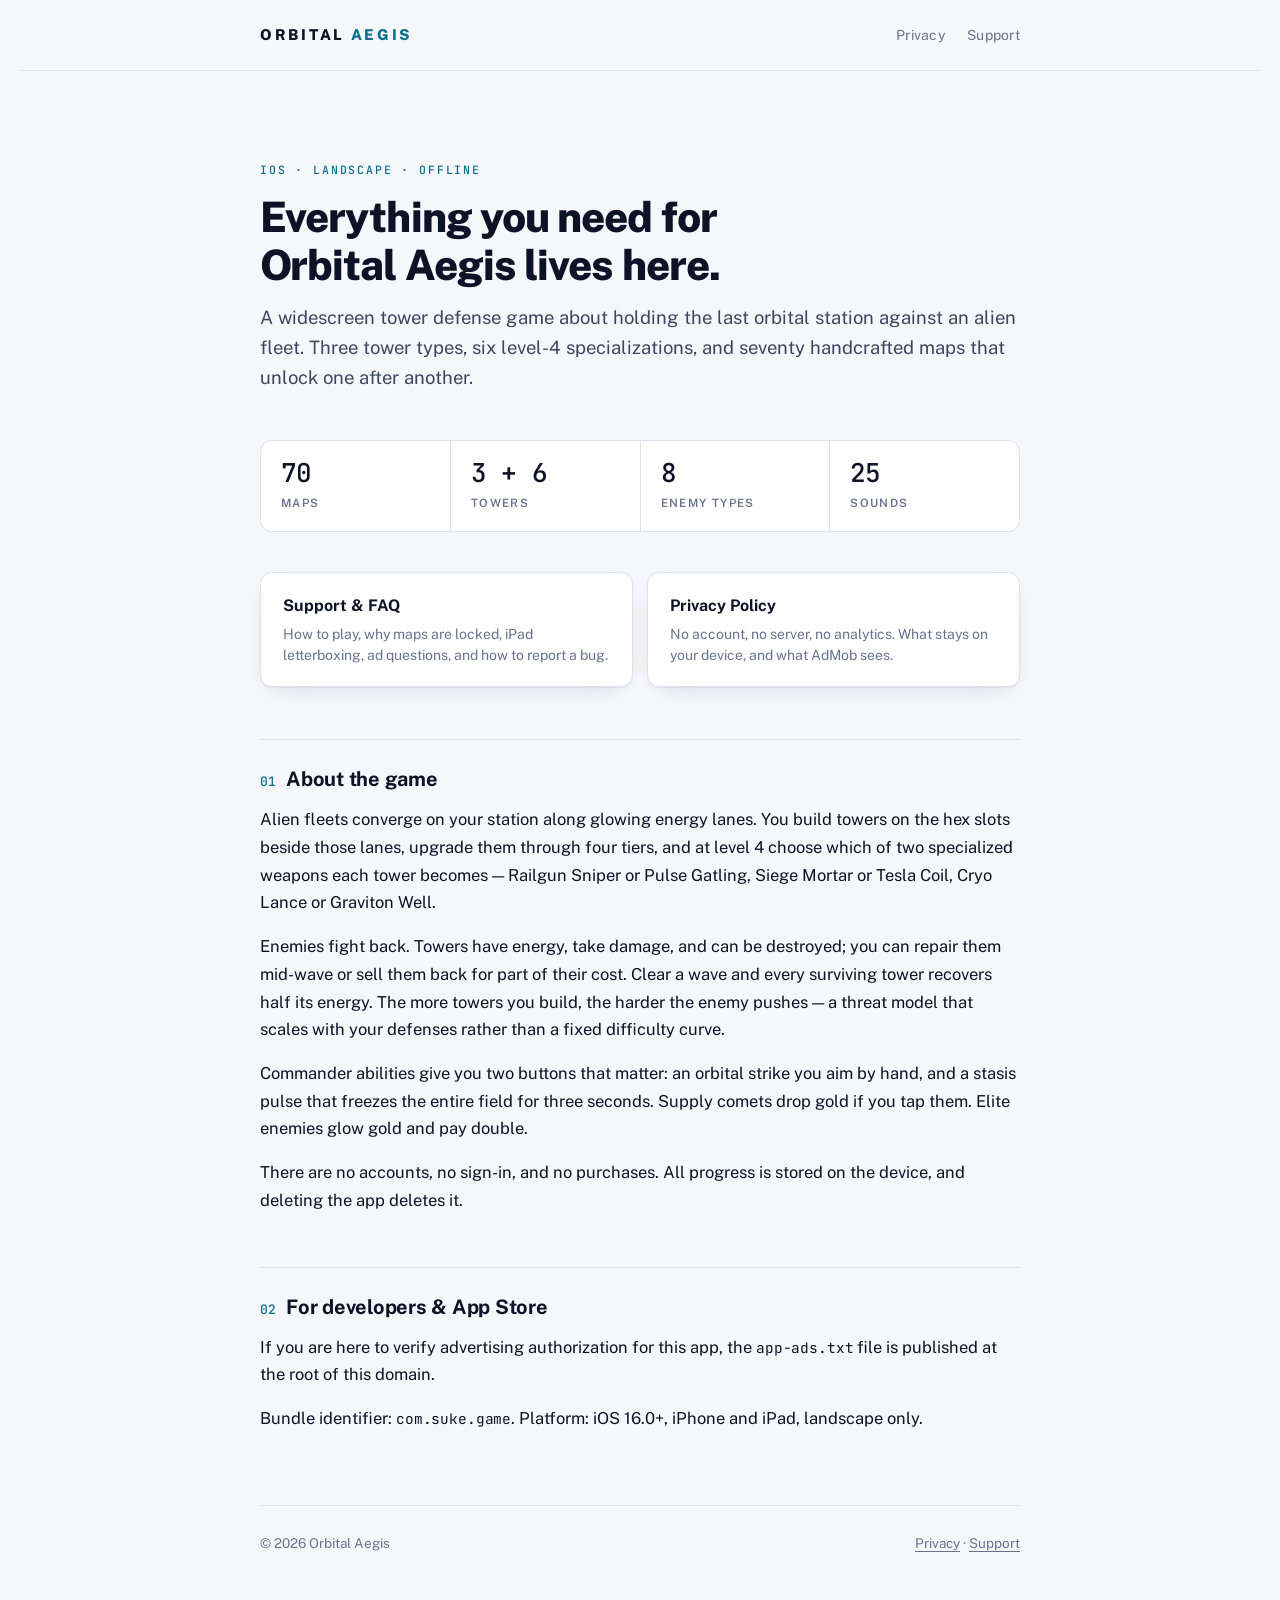
<file: docs/index.html>
<!doctype html>
<html lang="en">
<head>
<meta charset="utf-8">
<meta name="viewport" content="width=device-width, initial-scale=1, viewport-fit=cover">
<title>Orbital Aegis — Support Hub</title>
<meta name="description" content="Landing page for Orbital Aegis support: game overview, privacy policy and support links, and the app-ads.txt pointer for AdMob.">
<link rel="icon" href="data:image/svg+xml,%3Csvg xmlns='http://www.w3.org/2000/svg' viewBox='0 0 32 32'%3E%3Crect width='32' height='32' rx='8' fill='%23070b18'/%3E%3Ccircle cx='16' cy='16' r='7' fill='none' stroke='%235fd4f0' stroke-width='2'/%3E%3Cellipse cx='16' cy='16' rx='12' ry='4.5' fill='none' stroke='%23ffb020' stroke-width='1.6' transform='rotate(-24 16 16)'/%3E%3C/svg%3E">
<link rel="preconnect" href="https://fonts.googleapis.com">
<link rel="preconnect" href="https://fonts.gstatic.com" crossorigin>
<link rel="stylesheet" href="https://fonts.googleapis.com/css2?family=Public+Sans:wght@400;600;700;800&family=JetBrains+Mono:wght@400;500&display=swap">
<link rel="stylesheet" href="styles.css">
<style>
  .hero { padding: 28px 0 8px; }
  .stat-row {
    display: grid;
    grid-template-columns: repeat(auto-fit, minmax(120px, 1fr));
    gap: 1px;
    background: var(--line);
    border: 1px solid var(--line);
    border-radius: 12px;
    overflow: hidden;
    margin: 40px 0;
  }
  .stat-row div { background: var(--surface); padding: 18px 20px; }
  .stat-row .n {
    font-family: "JetBrains Mono", ui-monospace, Menlo, monospace;
    font-size: 26px; font-weight: 500; letter-spacing: -.03em;
    display: block; line-height: 1.1; color: var(--fg);
  }
  .stat-row .l {
    font-size: 11.5px; letter-spacing: .12em; text-transform: uppercase;
    color: var(--fg-muted); font-weight: 600; margin-top: 6px; display: block;
  }
  .link-row { display: grid; grid-template-columns: repeat(auto-fit, minmax(220px, 1fr)); gap: 14px; margin: 26px 0 8px; }
  .link-card {
    display: block; text-decoration: none; background: var(--surface);
    border: 1px solid var(--line); border-radius: 12px; padding: 20px 22px;
    box-shadow: var(--shadow); transition: border-color .15s ease, transform .15s ease;
  }
  .link-card:hover { border-color: var(--accent-line); transform: translateY(-1px); }
  .link-card .t { display: block; font-weight: 700; color: var(--fg); margin-bottom: 4px; font-size: 16px; }
  .link-card .d { display: block; font-size: 14px; color: var(--fg-muted); line-height: 1.5; }
  @media (prefers-reduced-motion: reduce) { .link-card:hover { transform: none; } }
</style>
</head>
<body>

<header class="site-head">
  <div class="wrap">
    <a class="wordmark" href="index.html">Orbital <span>Aegis</span></a>
    <nav class="site-nav" aria-label="Site">
      <a href="privacy.html">Privacy</a>
      <a href="support.html">Support</a>
    </nav>
  </div>
</header>

<main class="wrap">

  <div class="hero">
    <p class="eyebrow">iOS · Landscape · Offline</p>
    <h1>Everything you need for Orbital Aegis lives here.</h1>
    <p class="lede">A widescreen tower defense game about holding the last orbital station against an alien fleet. Three tower types, six level-4 specializations, and seventy handcrafted maps that unlock one after another.</p>
  </div>

  <div class="stat-row">
    <div><span class="n">70</span><span class="l">Maps</span></div>
    <div><span class="n">3 + 6</span><span class="l">Towers</span></div>
    <div><span class="n">8</span><span class="l">Enemy types</span></div>
    <div><span class="n">25</span><span class="l">Sounds</span></div>
  </div>

  <div class="link-row">
    <a class="link-card" href="support.html">
      <span class="t">Support &amp; FAQ</span>
      <span class="d">How to play, why maps are locked, iPad letterboxing, ad questions, and how to report a bug.</span>
    </a>
    <a class="link-card" href="privacy.html">
      <span class="t">Privacy Policy</span>
      <span class="d">No account, no server, no analytics. What stays on your device, and what AdMob sees.</span>
    </a>
  </div>

  <h2><span class="num">01</span>About the game</h2>
  <p>Alien fleets converge on your station along glowing energy lanes. You build towers on the hex slots beside those lanes, upgrade them through four tiers, and at level 4 choose which of two specialized weapons each tower becomes — Railgun Sniper or Pulse Gatling, Siege Mortar or Tesla Coil, Cryo Lance or Graviton Well.</p>
  <p>Enemies fight back. Towers have energy, take damage, and can be destroyed; you can repair them mid-wave or sell them back for part of their cost. Clear a wave and every surviving tower recovers half its energy. The more towers you build, the harder the enemy pushes — a threat model that scales with your defenses rather than a fixed difficulty curve.</p>
  <p>Commander abilities give you two buttons that matter: an orbital strike you aim by hand, and a stasis pulse that freezes the entire field for three seconds. Supply comets drop gold if you tap them. Elite enemies glow gold and pay double.</p>
  <p>There are no accounts, no sign-in, and no purchases. All progress is stored on the device, and deleting the app deletes it.</p>

  <h2><span class="num">02</span>For developers &amp; App Store</h2>
  <p>If you are here to verify advertising authorization for this app, the <span class="mono">app-ads.txt</span> file is published at the root of this domain.</p>
  <p>Bundle identifier: <span class="mono">com.suke.game</span>. Platform: iOS 16.0+, iPhone and iPad, landscape only.</p>

  <footer class="site-foot">
    <span>© 2026 Orbital Aegis</span>
    <span><a href="privacy.html">Privacy</a> · <a href="support.html">Support</a></span>
  </footer>

</main>

</body>
</html>
</file>
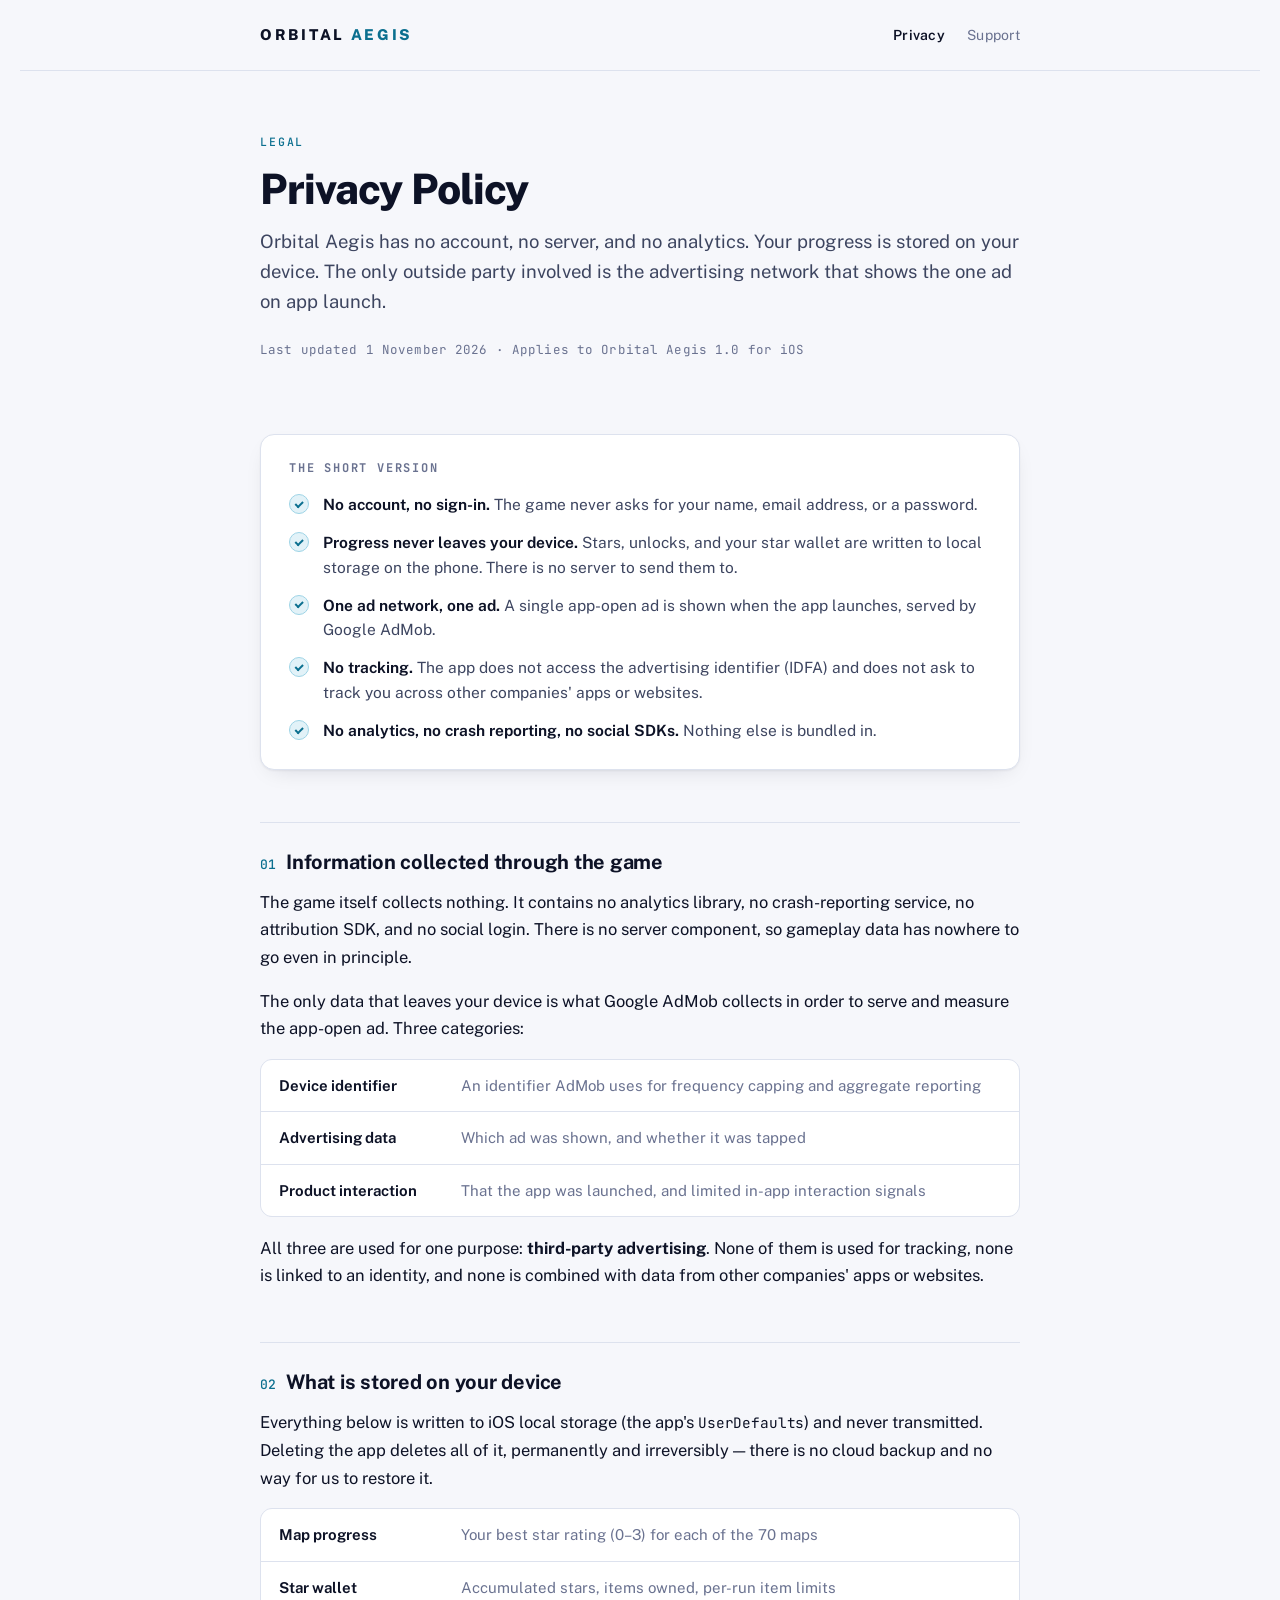
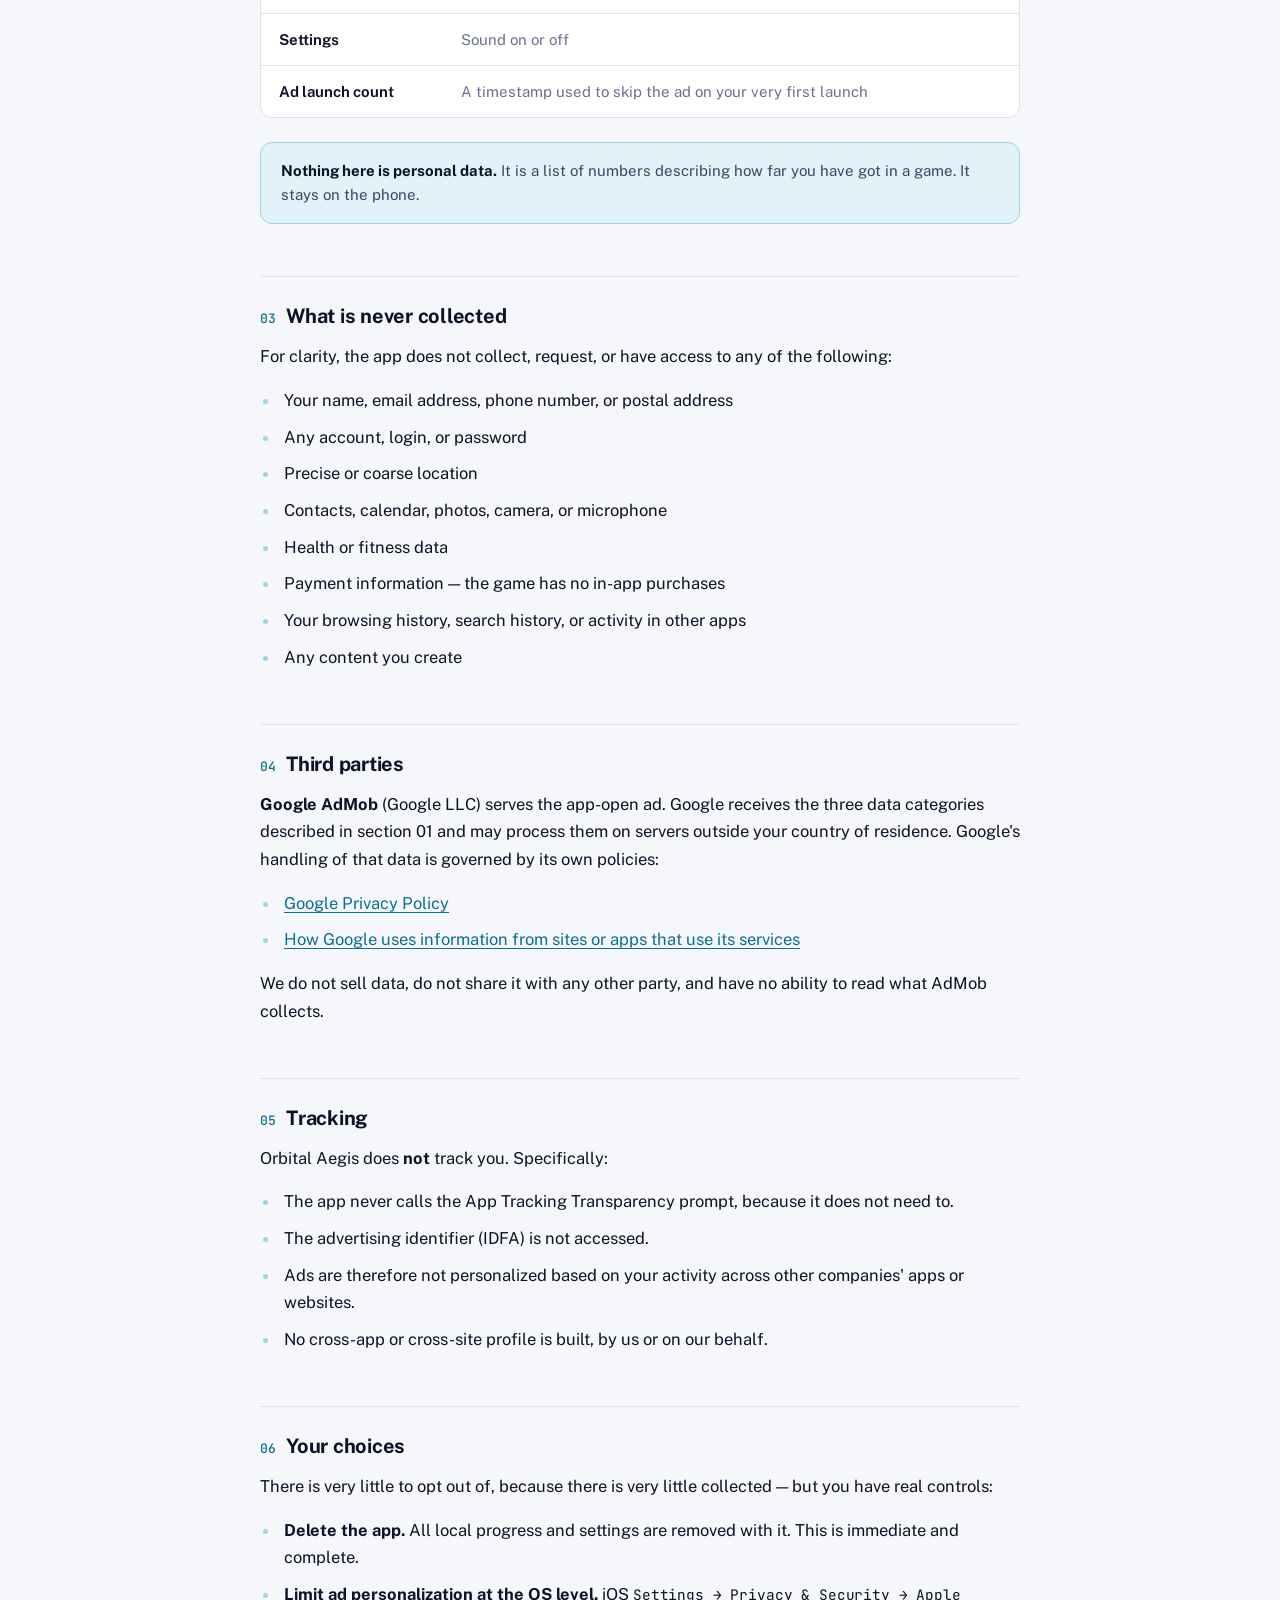
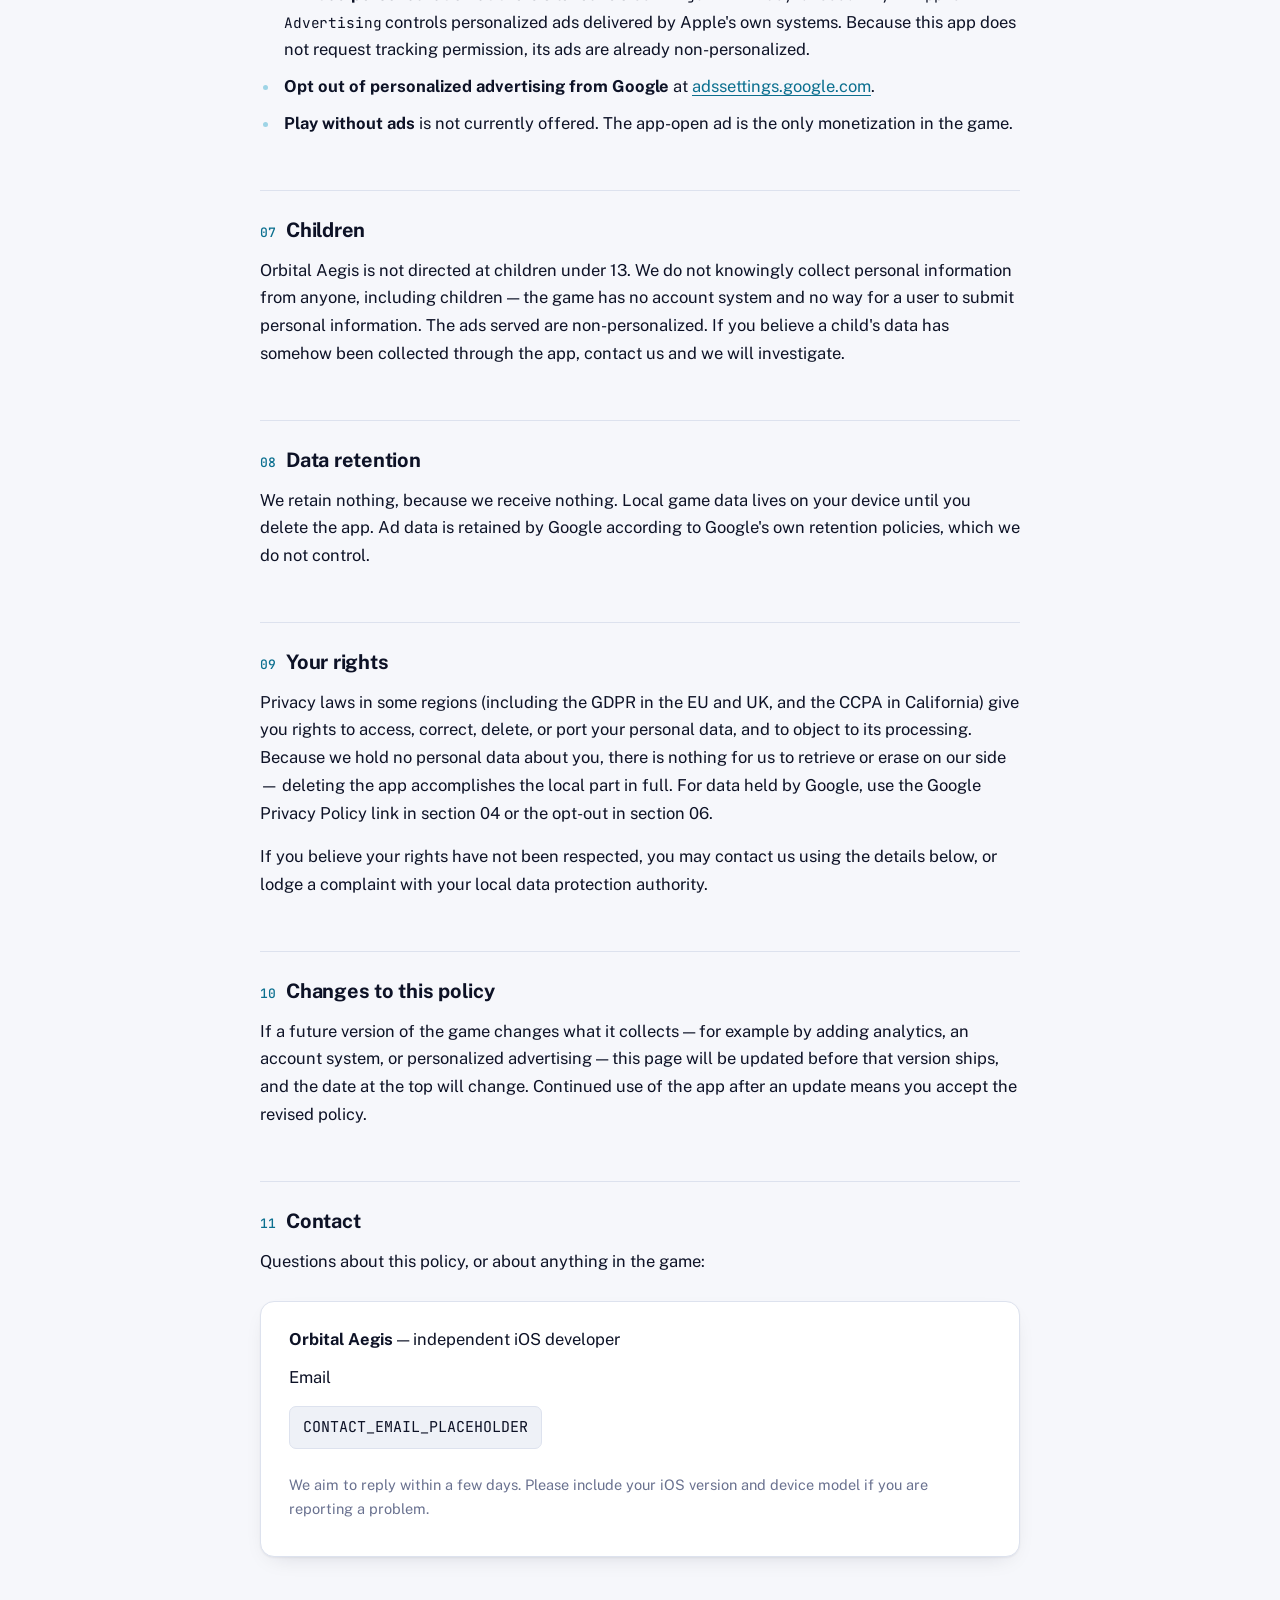
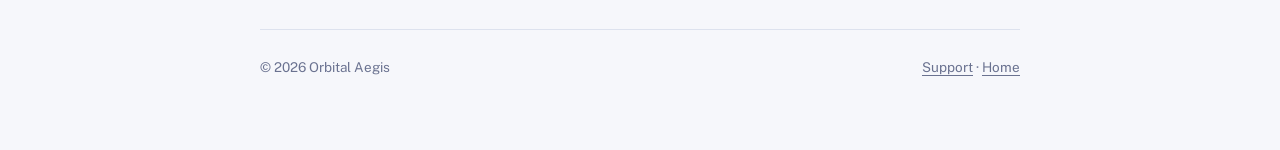
<file: docs/privacy.html>
<!doctype html>
<html lang="en">
<head>
<meta charset="utf-8">
<meta name="viewport" content="width=device-width, initial-scale=1, viewport-fit=cover">
<title>Privacy Policy — Orbital Aegis</title>
<meta name="description" content="How Orbital Aegis handles your information: no account, no server, progress stays on your device. The only third party is Google AdMob.">
<link rel="icon" href="data:image/svg+xml,%3Csvg xmlns='http://www.w3.org/2000/svg' viewBox='0 0 32 32'%3E%3Crect width='32' height='32' rx='8' fill='%23070b18'/%3E%3Ccircle cx='16' cy='16' r='7' fill='none' stroke='%235fd4f0' stroke-width='2'/%3E%3Cellipse cx='16' cy='16' rx='12' ry='4.5' fill='none' stroke='%23ffb020' stroke-width='1.6' transform='rotate(-24 16 16)'/%3E%3C/svg%3E">
<link rel="preconnect" href="https://fonts.googleapis.com">
<link rel="preconnect" href="https://fonts.gstatic.com" crossorigin>
<link rel="stylesheet" href="https://fonts.googleapis.com/css2?family=Public+Sans:wght@400;600;700;800&family=JetBrains+Mono:wght@400;500&display=swap">
<link rel="stylesheet" href="styles.css">
</head>
<body>

<header class="site-head">
  <div class="wrap">
    <a class="wordmark" href="index.html">Orbital <span>Aegis</span></a>
    <nav class="site-nav" aria-label="Site">
      <a href="privacy.html" aria-current="page">Privacy</a>
      <a href="support.html">Support</a>
    </nav>
  </div>
</header>

<main class="wrap">

  <p class="eyebrow">Legal</p>
  <h1>Privacy Policy</h1>
  <p class="lede">Orbital Aegis has no account, no server, and no analytics. Your progress is stored on your device. The only outside party involved is the advertising network that shows the one ad on app launch.</p>
  <p class="updated">Last updated 1 November 2026 · Applies to Orbital Aegis 1.0 for iOS</p>

  <div class="summary">
    <h2>The short version</h2>
    <ul>
      <li><span class="tick" aria-hidden="true"></span><span><strong>No account, no sign-in.</strong> The game never asks for your name, email address, or a password.</span></li>
      <li><span class="tick" aria-hidden="true"></span><span><strong>Progress never leaves your device.</strong> Stars, unlocks, and your star wallet are written to local storage on the phone. There is no server to send them to.</span></li>
      <li><span class="tick" aria-hidden="true"></span><span><strong>One ad network, one ad.</strong> A single app-open ad is shown when the app launches, served by Google AdMob.</span></li>
      <li><span class="tick" aria-hidden="true"></span><span><strong>No tracking.</strong> The app does not access the advertising identifier (IDFA) and does not ask to track you across other companies' apps or websites.</span></li>
      <li><span class="tick" aria-hidden="true"></span><span><strong>No analytics, no crash reporting, no social SDKs.</strong> Nothing else is bundled in.</span></li>
    </ul>
  </div>

  <h2><span class="num">01</span>Information collected through the game</h2>
  <p>The game itself collects nothing. It contains no analytics library, no crash-reporting service, no attribution SDK, and no social login. There is no server component, so gameplay data has nowhere to go even in principle.</p>
  <p>The only data that leaves your device is what Google AdMob collects in order to serve and measure the app-open ad. Three categories:</p>

  <ul class="data-list">
    <li>
      <span class="k">Device identifier</span>
      <span class="v">An identifier AdMob uses for frequency capping and aggregate reporting</span>
    </li>
    <li>
      <span class="k">Advertising data</span>
      <span class="v">Which ad was shown, and whether it was tapped</span>
    </li>
    <li>
      <span class="k">Product interaction</span>
      <span class="v">That the app was launched, and limited in-app interaction signals</span>
    </li>
  </ul>

  <p>All three are used for one purpose: <strong>third-party advertising</strong>. None of them is used for tracking, none is linked to an identity, and none is combined with data from other companies' apps or websites.</p>

  <h2><span class="num">02</span>What is stored on your device</h2>
  <p>Everything below is written to iOS local storage (the app's <span class="mono">UserDefaults</span>) and never transmitted. Deleting the app deletes all of it, permanently and irreversibly — there is no cloud backup and no way for us to restore it.</p>

  <ul class="data-list">
    <li><span class="k">Map progress</span><span class="v">Your best star rating (0–3) for each of the 70 maps</span></li>
    <li><span class="k">Star wallet</span><span class="v">Accumulated stars, items owned, per-run item limits</span></li>
    <li><span class="k">Settings</span><span class="v">Sound on or off</span></li>
    <li><span class="k">Ad launch count</span><span class="v">A timestamp used to skip the ad on your very first launch</span></li>
  </ul>

  <div class="callout callout--note">
    <strong>Nothing here is personal data.</strong> It is a list of numbers describing how far you have got in a game. It stays on the phone.
  </div>

  <h2><span class="num">03</span>What is never collected</h2>
  <p>For clarity, the app does not collect, request, or have access to any of the following:</p>
  <ul class="plain">
    <li>Your name, email address, phone number, or postal address</li>
    <li>Any account, login, or password</li>
    <li>Precise or coarse location</li>
    <li>Contacts, calendar, photos, camera, or microphone</li>
    <li>Health or fitness data</li>
    <li>Payment information — the game has no in-app purchases</li>
    <li>Your browsing history, search history, or activity in other apps</li>
    <li>Any content you create</li>
  </ul>

  <h2><span class="num">04</span>Third parties</h2>
  <p><strong>Google AdMob</strong> (Google LLC) serves the app-open ad. Google receives the three data categories described in section 01 and may process them on servers outside your country of residence. Google's handling of that data is governed by its own policies:</p>
  <ul class="plain">
    <li><a href="https://policies.google.com/privacy" target="_blank" rel="noopener">Google Privacy Policy</a></li>
    <li><a href="https://support.google.com/admob/answer/6128543" target="_blank" rel="noopener">How Google uses information from sites or apps that use its services</a></li>
  </ul>
  <p>We do not sell data, do not share it with any other party, and have no ability to read what AdMob collects.</p>

  <h2><span class="num">05</span>Tracking</h2>
  <p>Orbital Aegis does <strong>not</strong> track you. Specifically:</p>
  <ul class="plain">
    <li>The app never calls the App Tracking Transparency prompt, because it does not need to.</li>
    <li>The advertising identifier (IDFA) is not accessed.</li>
    <li>Ads are therefore not personalized based on your activity across other companies' apps or websites.</li>
    <li>No cross-app or cross-site profile is built, by us or on our behalf.</li>
  </ul>

  <h2><span class="num">06</span>Your choices</h2>
  <p>There is very little to opt out of, because there is very little collected — but you have real controls:</p>
  <ul class="plain">
    <li><strong>Delete the app.</strong> All local progress and settings are removed with it. This is immediate and complete.</li>
    <li><strong>Limit ad personalization at the OS level.</strong> iOS <span class="mono">Settings → Privacy &amp; Security → Apple Advertising</span> controls personalized ads delivered by Apple's own systems. Because this app does not request tracking permission, its ads are already non-personalized.</li>
    <li><strong>Opt out of personalized advertising from Google</strong> at <a href="https://adssettings.google.com" target="_blank" rel="noopener">adssettings.google.com</a>.</li>
    <li><strong>Play without ads</strong> is not currently offered. The app-open ad is the only monetization in the game.</li>
  </ul>

  <h2><span class="num">07</span>Children</h2>
  <p>Orbital Aegis is not directed at children under 13. We do not knowingly collect personal information from anyone, including children — the game has no account system and no way for a user to submit personal information. The ads served are non-personalized. If you believe a child's data has somehow been collected through the app, contact us and we will investigate.</p>

  <h2><span class="num">08</span>Data retention</h2>
  <p>We retain nothing, because we receive nothing. Local game data lives on your device until you delete the app. Ad data is retained by Google according to Google's own retention policies, which we do not control.</p>

  <h2><span class="num">09</span>Your rights</h2>
  <p>Privacy laws in some regions (including the GDPR in the EU and UK, and the CCPA in California) give you rights to access, correct, delete, or port your personal data, and to object to its processing. Because we hold no personal data about you, there is nothing for us to retrieve or erase on our side — deleting the app accomplishes the local part in full. For data held by Google, use the Google Privacy Policy link in section 04 or the opt-out in section 06.</p>
  <p>If you believe your rights have not been respected, you may contact us using the details below, or lodge a complaint with your local data protection authority.</p>

  <h2><span class="num">10</span>Changes to this policy</h2>
  <p>If a future version of the game changes what it collects — for example by adding analytics, an account system, or personalized advertising — this page will be updated before that version ships, and the date at the top will change. Continued use of the app after an update means you accept the revised policy.</p>

  <h2><span class="num">11</span>Contact</h2>
  <p>Questions about this policy, or about anything in the game:</p>
  <div class="contact-card">
    <p><strong>Orbital <span>Aegis</span></strong> — independent iOS developer</p>
    <p>Email</p>
    <p class="contact-address">CONTACT_EMAIL_PLACEHOLDER</p>
    <p style="margin-top:14px;font-size:14.5px;color:var(--fg-muted)">We aim to reply within a few days. Please include your iOS version and device model if you are reporting a problem.</p>
  </div>

  <footer class="site-foot">
    <span>© 2026 Orbital Aegis</span>
    <span><a href="support.html">Support</a> · <a href="index.html">Home</a></span>
  </footer>

</main>

</body>
</html>
</file>
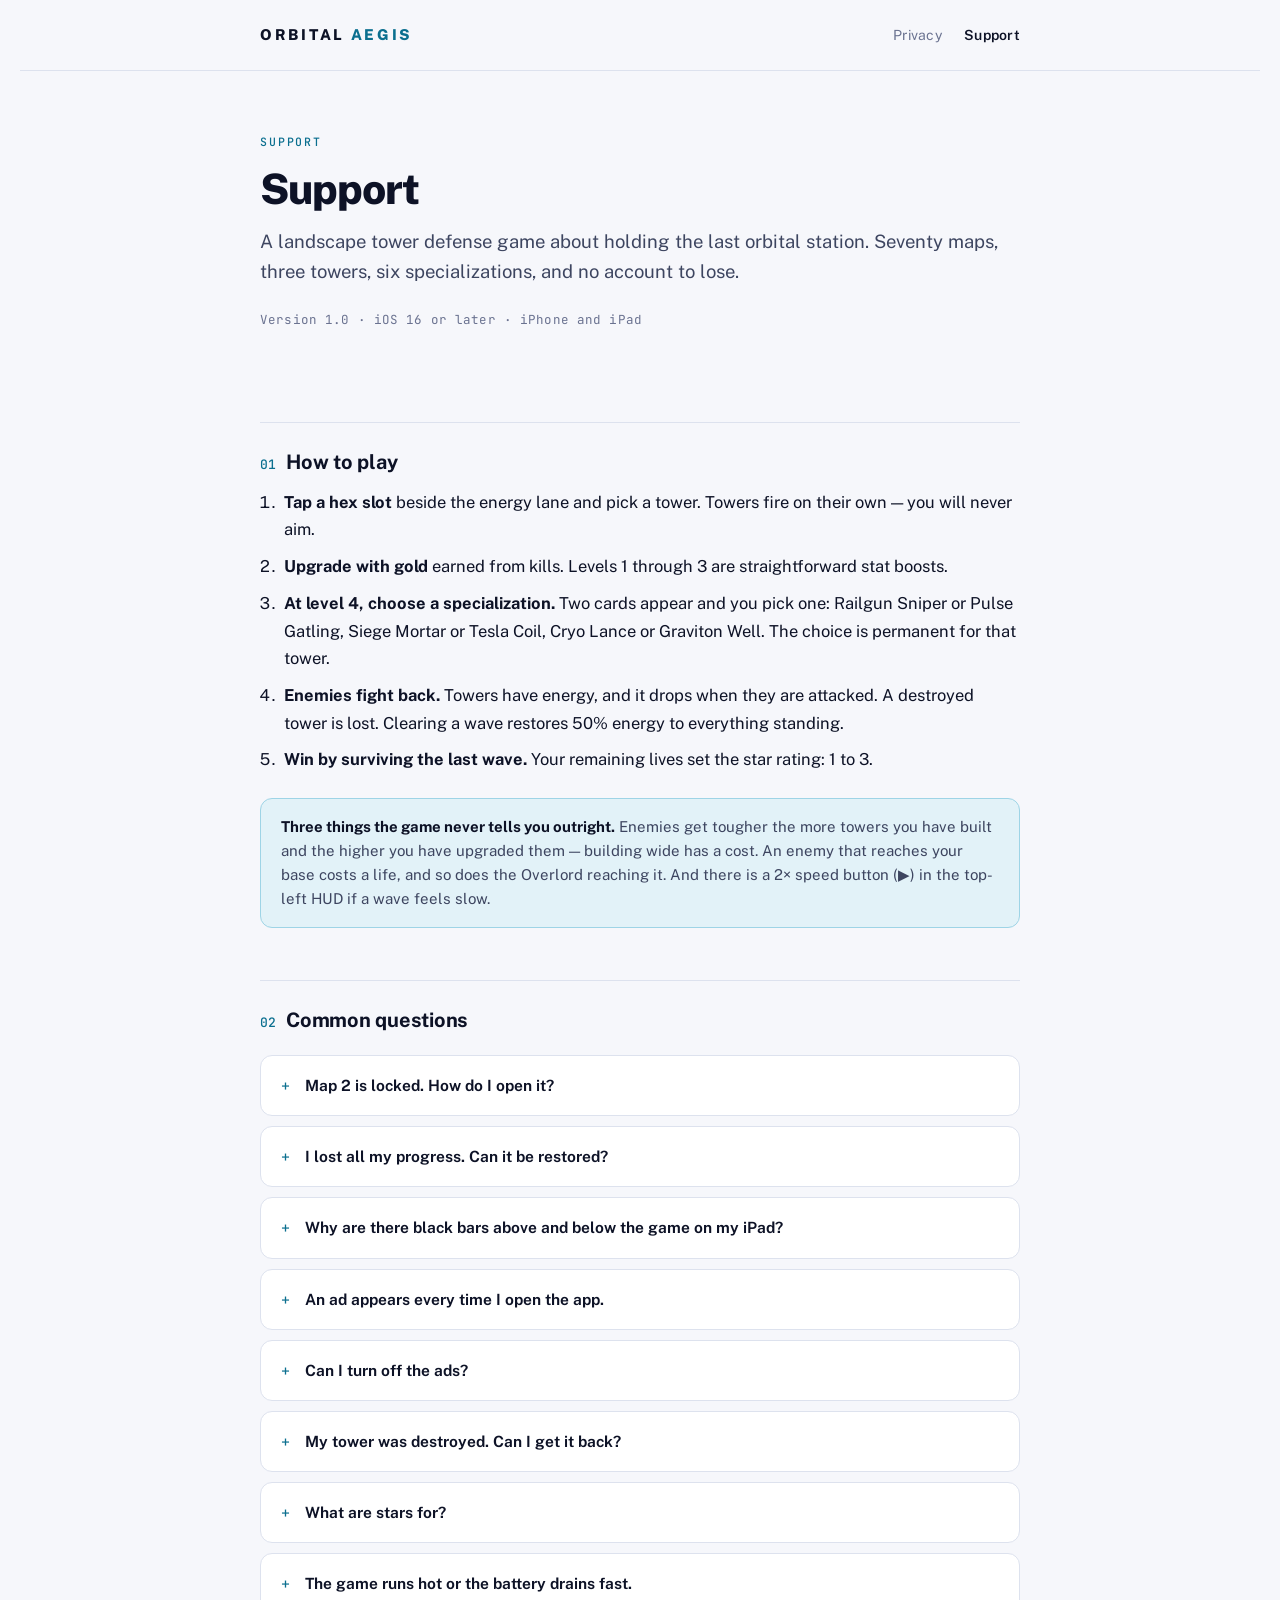
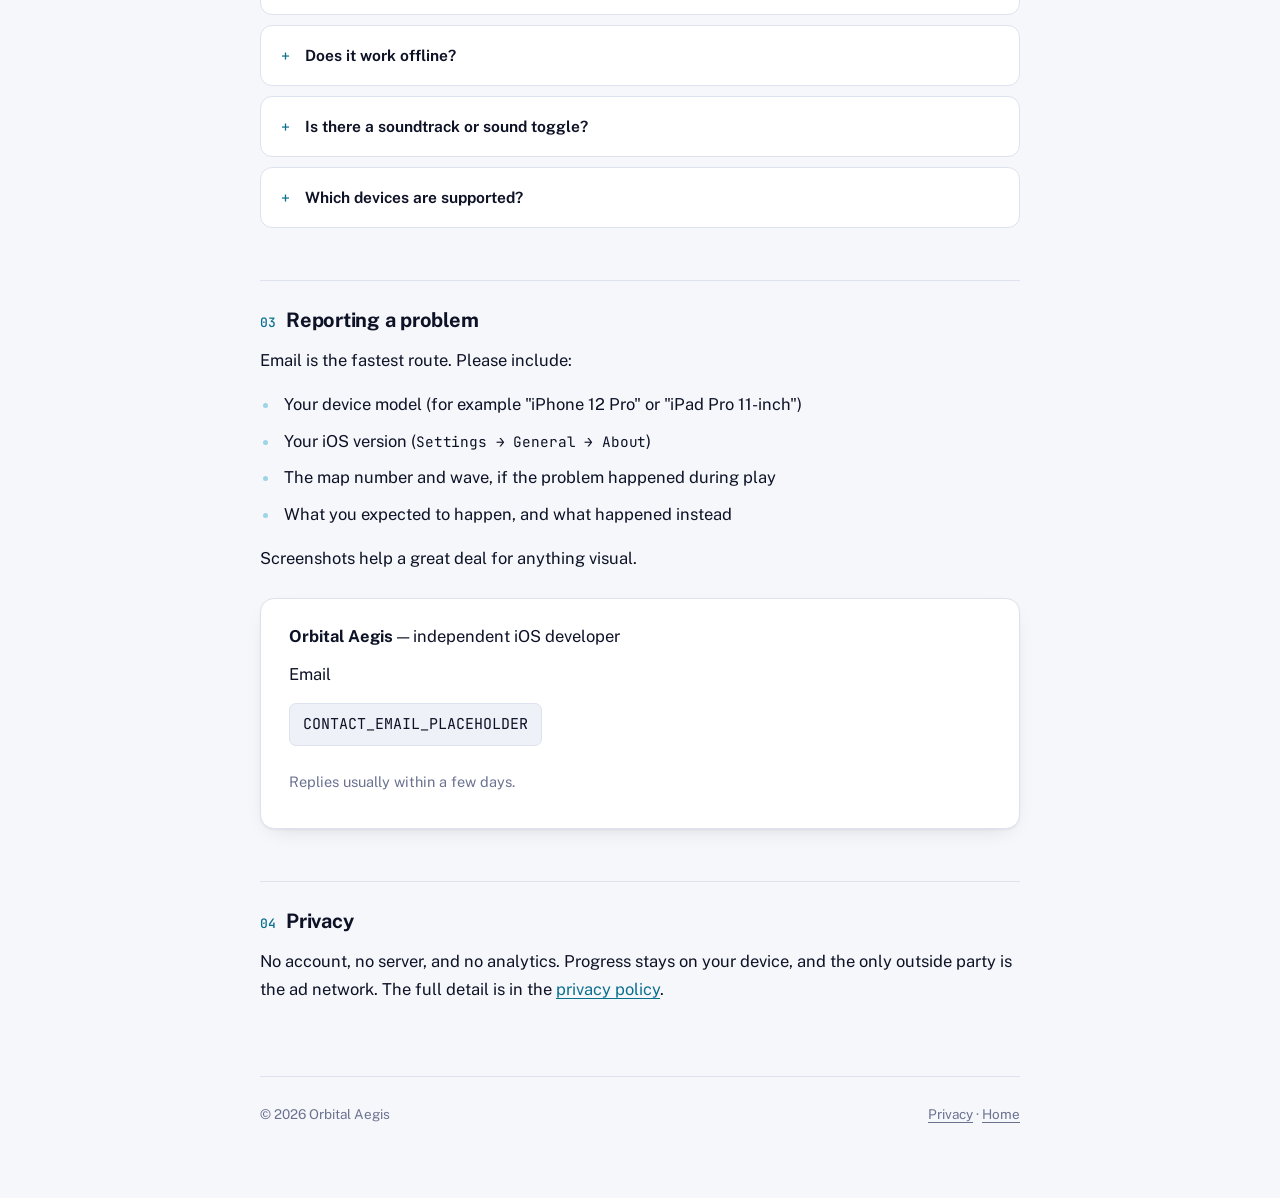
<file: docs/support.html>
<!doctype html>
<html lang="en">
<head>
<meta charset="utf-8">
<meta name="viewport" content="width=device-width, initial-scale=1, viewport-fit=cover">
<title>Support — Orbital Aegis</title>
<meta name="description" content="Help for Orbital Aegis: how to play, how progression and stars work, why the screen has black bars on iPad, and how to get in touch.">
<link rel="icon" href="data:image/svg+xml,%3Csvg xmlns='http://www.w3.org/2000/svg' viewBox='0 0 32 32'%3E%3Crect width='32' height='32' rx='8' fill='%23070b18'/%3E%3Ccircle cx='16' cy='16' r='7' fill='none' stroke='%235fd4f0' stroke-width='2'/%3E%3Cellipse cx='16' cy='16' rx='12' ry='4.5' fill='none' stroke='%23ffb020' stroke-width='1.6' transform='rotate(-24 16 16)'/%3E%3C/svg%3E">
<link rel="preconnect" href="https://fonts.googleapis.com">
<link rel="preconnect" href="https://fonts.gstatic.com" crossorigin>
<link rel="stylesheet" href="https://fonts.googleapis.com/css2?family=Public+Sans:wght@400;600;700;800&family=JetBrains+Mono:wght@400;500&display=swap">
<link rel="stylesheet" href="styles.css">
</head>
<body>

<header class="site-head">
  <div class="wrap">
    <a class="wordmark" href="index.html">Orbital <span>Aegis</span></a>
    <nav class="site-nav" aria-label="Site">
      <a href="privacy.html">Privacy</a>
      <a href="support.html" aria-current="page">Support</a>
    </nav>
  </div>
</header>

<main class="wrap">

  <p class="eyebrow">Support</p>
  <h1>Support</h1>
  <p class="lede">A landscape tower defense game about holding the last orbital station. Seventy maps, three towers, six specializations, and no account to lose.</p>
  <p class="updated">Version 1.0 · iOS 16 or later · iPhone and iPad</p>

  <h2><span class="num">01</span>How to play</h2>
  <ol class="plain">
    <li><strong>Tap a hex slot</strong> beside the energy lane and pick a tower. Towers fire on their own — you will never aim.</li>
    <li><strong>Upgrade with gold</strong> earned from kills. Levels 1 through 3 are straightforward stat boosts.</li>
    <li><strong>At level 4, choose a specialization.</strong> Two cards appear and you pick one: Railgun Sniper or Pulse Gatling, Siege Mortar or Tesla Coil, Cryo Lance or Graviton Well. The choice is permanent for that tower.</li>
    <li><strong>Enemies fight back.</strong> Towers have energy, and it drops when they are attacked. A destroyed tower is lost. Clearing a wave restores 50% energy to everything standing.</li>
    <li><strong>Win by surviving the last wave.</strong> Your remaining lives set the star rating: 1 to 3.</li>
  </ol>

  <div class="callout callout--note">
    <strong>Three things the game never tells you outright.</strong> Enemies get tougher the more towers you have built and the higher you have upgraded them — building wide has a cost. An enemy that reaches your base costs a life, and so does the Overlord reaching it. And there is a 2× speed button (▶) in the top-left HUD if a wave feels slow.
  </div>

  <h2><span class="num">02</span>Common questions</h2>

  <div class="faq">

    <details>
      <summary>Map 2 is locked. How do I open it?</summary>
      <div class="answer">
        <p>Clear map 1 first. Maps unlock one at a time: finishing map N opens map N+1. "Clearing" means earning at least one star, which means surviving every wave on that map.</p>
        <p>There is no separate unlock flag stored anywhere — the game checks your star rating each time the map screen opens, so a star and an unlocked map can never disagree.</p>
      </div>
    </details>

    <details>
      <summary>I lost all my progress. Can it be restored?</summary>
      <div class="answer">
        <p>Unfortunately not. Progress is stored only on your device, in local storage. There is no account and no server copy, so if the app was deleted, the device was erased, or you restored to a new phone without an app-data transfer, the data is gone.</p>
        <p>Restoring an iCloud or Finder device backup that was taken <em>after</em> your progress will bring it back. The game itself keeps no backup.</p>
      </div>
    </details>

    <details>
      <summary>Why are there black bars above and below the game on my iPad?</summary>
      <div class="answer">
        <p>The game is designed for a 2.17:1 widescreen canvas — close to the shape of a modern iPhone held sideways. An iPad screen is 4:3, which is much taller, roughly 1.33:1 to 1.52:1 depending on the model.</p>
        <p>Filling the iPad screen would mean cropping about 30% of the playfield off the sides, which would cut away towers, lanes, and the HUD. Fitting the whole canvas instead leaves letterbox bands: about 138 pt top and bottom on an 11-inch iPad, about 199 pt on a 13-inch. This is a deliberate choice, not a rendering bug. On iPhone the fit is exact and there are no bars.</p>
      </div>
    </details>

    <details>
      <summary>An ad appears every time I open the app.</summary>
      <div class="answer">
        <p>Yes — one app-open ad is shown when the game launches, and it can be dismissed after a few seconds with the close button in its corner. It is the only ad format in the game; there are no ads during play, no interstitials between levels, and no rewarded videos.</p>
        <p>The very first launch after installing is always skipped, so you can try the game before any advertising appears.</p>
      </div>
    </details>

    <details>
      <summary>Can I turn off the ads?</summary>
      <div class="answer">
        <p>Not currently. The ad pays for the maps. If you have a specific accessibility or privacy reason for needing an ad-free build, write to the address below and explain — it will be read.</p>
      </div>
    </details>

    <details>
      <summary>My tower was destroyed. Can I get it back?</summary>
      <div class="answer">
        <p>You can repair a damaged tower before it falls, or sell it for 60% of the gold you invested. Once a tower is destroyed it leaves rubble and you recover 25% of its cost.</p>
        <p>Clearing a wave restores half the energy of every surviving tower, so holding on through a rough wave is often better than rebuilding from scratch.</p>
      </div>
    </details>

    <details>
      <summary>What are stars for?</summary>
      <div class="answer">
        <p>Every victory pays 1 to 3 stars into a wallet, and replaying a map pays again. The Star Shop spends them on six consumable items — Supply Drop, Aegis Field, Nano Swarm, Overcharge, Rift Recall, and Command Uplink. Each run has per-item limits, so they help without trivializing a map.</p>
        <p>Stars are also the progression currency: an empty star rating means "never cleared."</p>
      </div>
    </details>

    <details>
      <summary>The game runs hot or the battery drains fast.</summary>
      <div class="answer">
        <p>The game renders pre-baked 3D sprite sheets, which is GPU-heavy on older devices. It does fall back to a lighter 2D renderer automatically when the device is in Low Power Mode or when it detects thermal pressure — so Low Power Mode is a reasonable way to play cooler.</p>
        <p>If your device gets hot within minutes on an early map, please report it with your device model and iOS version.</p>
      </div>
    </details>

    <details>
      <summary>Does it work offline?</summary>
      <div class="answer">
        <p>Yes, completely. The game needs no network to play — except that the launch ad needs a connection to load. With no network the app simply skips the ad and goes straight to the menu.</p>
      </div>
    </details>

    <details>
      <summary>Is there a soundtrack or sound toggle?</summary>
      <div class="answer">
        <p>There are 25 synthesized sound effects and a sound toggle on the main menu. The game respects your device's silent switch — with the ringer off, it stays quiet. There is no music track.</p>
      </div>
    </details>

    <details>
      <summary>Which devices are supported?</summary>
      <div class="answer">
        <p>iPhone and iPad running iOS 16.0 or later, in landscape orientation. The game does not rotate to portrait and does not support Split View or Stage Manager on iPad — it always takes the full screen.</p>
        <p>Haptics are available on iPhone only; iPads have no vibration hardware, so the game disables that silently.</p>
      </div>
    </details>

  </div>

  <h2><span class="num">03</span>Reporting a problem</h2>
  <p>Email is the fastest route. Please include:</p>
  <ul class="plain">
    <li>Your device model (for example "iPhone 12 Pro" or "iPad Pro 11-inch")</li>
    <li>Your iOS version (<span class="mono">Settings → General → About</span>)</li>
    <li>The map number and wave, if the problem happened during play</li>
    <li>What you expected to happen, and what happened instead</li>
  </ul>
  <p>Screenshots help a great deal for anything visual.</p>

  <div class="contact-card">
    <p><strong>Orbital <span>Aegis</span></strong> — independent iOS developer</p>
    <p>Email</p>
    <p class="contact-address">CONTACT_EMAIL_PLACEHOLDER</p>
    <p style="margin-top:14px;font-size:14.5px;color:var(--fg-muted)">Replies usually within a few days.</p>
  </div>

  <h2><span class="num">04</span>Privacy</h2>
  <p>No account, no server, and no analytics. Progress stays on your device, and the only outside party is the ad network. The full detail is in the <a href="privacy.html">privacy policy</a>.</p>

  <footer class="site-foot">
    <span>© 2026 Orbital Aegis</span>
    <span><a href="privacy.html">Privacy</a> · <a href="index.html">Home</a></span>
  </footer>

</main>

</body>
</html>
</file>
<file: docs/styles.css>
/* Orbital Aegis — 공용 스타일
   개인정보처리방침 · 지원 페이지가 공유한다.
   색은 전부 토큰으로 정의하고 라이트/다크 두 벌을 둔다. */

:root {
  --bg: #f6f7fb;
  --surface: #ffffff;
  --surface-2: #eef1f7;
  --fg: #0d1226;
  --fg-soft: #3d4560;
  --fg-muted: #6a7290;
  --line: #dde2ee;
  --line-strong: #c3cade;
  --accent: #0b6f8f;
  --accent-soft: #e2f2f8;
  --accent-line: #9ed4e6;
  --warn-bg: #fdf3e3;
  --warn-line: #e8c88a;
  --warn-fg: #7a4d08;
  --code-bg: #eef1f7;
  --shadow: 0 1px 2px rgba(13, 18, 38, .05), 0 8px 24px -12px rgba(13, 18, 38, .18);
  color-scheme: light;
}

@media (prefers-color-scheme: dark) {
  :root:not([data-theme="light"]) {
    --bg: #070b18;
    --surface: #0e1428;
    --surface-2: #151c33;
    --fg: #eaeefb;
    --fg-soft: #b9c2dc;
    --fg-muted: #8590ae;
    --line: #212a45;
    --line-strong: #313c5e;
    --accent: #5fd4f0;
    --accent-soft: #0d2a38;
    --accent-line: #1e5c72;
    --warn-bg: #2a1f0c;
    --warn-line: #6b5122;
    --warn-fg: #f0c87e;
    --code-bg: #151c33;
    --shadow: 0 1px 2px rgba(0, 0, 0, .4), 0 12px 32px -16px rgba(0, 0, 0, .7);
    color-scheme: dark;
  }
}

:root[data-theme="dark"] {
  --bg: #070b18;
  --surface: #0e1428;
  --surface-2: #151c33;
  --fg: #eaeefb;
  --fg-soft: #b9c2dc;
  --fg-muted: #8590ae;
  --line: #212a45;
  --line-strong: #313c5e;
  --accent: #5fd4f0;
  --accent-soft: #0d2a38;
  --accent-line: #1e5c72;
  --warn-bg: #2a1f0c;
  --warn-line: #6b5122;
  --warn-fg: #f0c87e;
  --code-bg: #151c33;
  --shadow: 0 1px 2px rgba(0, 0, 0, .4), 0 12px 32px -16px rgba(0, 0, 0, .7);
  color-scheme: dark;
}

*, *::before, *::after { box-sizing: border-box; }

html { -webkit-text-size-adjust: 100%; }

body {
  margin: 0;
  background: var(--bg);
  color: var(--fg);
  font-family: "Public Sans", -apple-system, BlinkMacSystemFont, "Segoe UI", Roboto, "Helvetica Neue", Arial, sans-serif;
  font-size: 16.5px;
  line-height: 1.68;
  -webkit-font-smoothing: antialiased;
  padding-block: 0 72px;
  padding-left: max(20px, env(safe-area-inset-left, 0px));
  padding-right: max(20px, env(safe-area-inset-right, 0px));
}

/* ── 공통 ───────────────────────────────────────────── */

.wrap { max-width: 760px; margin-inline: auto; }
.wrap--wide { max-width: 920px; margin-inline: auto; }

a { color: var(--accent); text-underline-offset: 3px; text-decoration-thickness: 1px; }
a:hover { text-decoration-thickness: 2px; }

:focus-visible {
  outline: 2px solid var(--accent);
  outline-offset: 3px;
  border-radius: 3px;
}

.mono {
  font-family: "JetBrains Mono", ui-monospace, SFMono-Regular, Menlo, Consolas, monospace;
  font-size: .875em;
  letter-spacing: -.01em;
}

/* ── 머리말 ─────────────────────────────────────────── */

.site-head {
  border-bottom: 1px solid var(--line);
  margin-bottom: 56px;
}

.site-head .wrap {
  display: flex;
  flex-wrap: wrap;
  align-items: baseline;
  justify-content: space-between;
  gap: 8px 24px;
  padding-block: 22px;
}

.wordmark {
  font-size: 15px;
  font-weight: 800;
  letter-spacing: .18em;
  text-transform: uppercase;
  color: var(--fg);
  text-decoration: none;
  white-space: nowrap;
}

.wordmark span { color: var(--accent); }

.site-nav {
  display: flex;
  gap: 22px;
  font-size: 14px;
}

.site-nav a {
  color: var(--fg-muted);
  text-decoration: none;
  letter-spacing: .02em;
}

.site-nav a:hover { color: var(--accent); }
.site-nav a[aria-current="page"] { color: var(--fg); font-weight: 600; }

/* ── 제목 ───────────────────────────────────────────── */

.eyebrow {
  display: inline-block;
  font-family: "JetBrains Mono", ui-monospace, Menlo, monospace;
  font-size: 11.5px;
  font-weight: 500;
  letter-spacing: .16em;
  text-transform: uppercase;
  color: var(--accent);
  margin-bottom: 14px;
}

h1 {
  font-size: clamp(30px, 5.4vw, 42px);
  line-height: 1.14;
  letter-spacing: -.022em;
  font-weight: 800;
  margin: 0 0 14px;
  text-wrap: balance;
}

h2 {
  font-size: 20px;
  line-height: 1.3;
  letter-spacing: -.012em;
  font-weight: 700;
  margin: 52px 0 14px;
  padding-top: 26px;
  border-top: 1px solid var(--line);
  scroll-margin-top: 24px;
  text-wrap: balance;
}

h2 .num {
  font-family: "JetBrains Mono", ui-monospace, Menlo, monospace;
  font-size: 13px;
  font-weight: 500;
  color: var(--accent);
  margin-right: 10px;
  letter-spacing: 0;
}

h3 {
  font-size: 16.5px;
  font-weight: 700;
  margin: 32px 0 8px;
  letter-spacing: -.008em;
}

p { margin: 0 0 16px; }
p:last-child { margin-bottom: 0; }

.lede {
  font-size: 18.5px;
  line-height: 1.62;
  color: var(--fg-soft);
  margin-bottom: 8px;
  text-wrap: pretty;
}

.updated {
  font-family: "JetBrains Mono", ui-monospace, Menlo, monospace;
  font-size: 12.5px;
  color: var(--fg-muted);
  letter-spacing: .01em;
  margin-top: 22px;
  padding-bottom: 40px;
}

/* ── 요약 카드 ──────────────────────────────────────── */

.summary {
  background: var(--surface);
  border: 1px solid var(--line);
  border-radius: 14px;
  padding: 26px 28px;
  box-shadow: var(--shadow);
  margin: 34px 0 8px;
}

.summary h2 {
  margin: 0 0 16px;
  padding: 0;
  border: 0;
  font-size: 12px;
  letter-spacing: .15em;
  text-transform: uppercase;
  font-weight: 700;
  color: var(--fg-muted);
  font-family: "JetBrains Mono", ui-monospace, Menlo, monospace;
}

.summary ul { margin: 0; padding: 0; list-style: none; display: grid; gap: 13px; }

.summary li {
  display: grid;
  grid-template-columns: 22px 1fr;
  gap: 12px;
  align-items: start;
  font-size: 15.5px;
  line-height: 1.6;
  color: var(--fg-soft);
}

.summary li strong { color: var(--fg); font-weight: 650; }

.tick {
  width: 20px; height: 20px;
  border-radius: 50%;
  background: var(--accent-soft);
  border: 1px solid var(--accent-line);
  display: grid;
  place-items: center;
  margin-top: 2px;
  flex: none;
}

.tick::after {
  content: "";
  width: 8px; height: 4.5px;
  border-left: 2px solid var(--accent);
  border-bottom: 2px solid var(--accent);
  transform: rotate(-45deg) translate(.5px, -.5px);
}

/* ── 목록 ───────────────────────────────────────────── */

ul.plain, ol.plain { margin: 0 0 16px; padding-left: 20px; }
ul.plain li, ol.plain li { margin-bottom: 9px; padding-left: 4px; }
ul.plain li::marker { color: var(--accent-line); }

ul.data-list {
  list-style: none;
  margin: 0 0 18px;
  padding: 0;
  display: grid;
  gap: 1px;
  background: var(--line);
  border: 1px solid var(--line);
  border-radius: 12px;
  overflow: hidden;
}

ul.data-list li {
  background: var(--surface);
  padding: 13px 18px;
  font-size: 15px;
  display: flex;
  flex-wrap: wrap;
  gap: 4px 14px;
  align-items: baseline;
}

ul.data-list li .k {
  font-weight: 650;
  color: var(--fg);
  min-width: 168px;
}

ul.data-list li .v { color: var(--fg-muted); }

/* ── 콜아웃 ─────────────────────────────────────────── */

.callout {
  border: 1px solid var(--warn-line);
  background: var(--warn-bg);
  color: var(--warn-fg);
  border-radius: 12px;
  padding: 16px 20px;
  margin: 24px 0;
  font-size: 15px;
  line-height: 1.6;
}

.callout strong { font-weight: 700; }

.callout--note {
  border-color: var(--accent-line);
  background: var(--accent-soft);
  color: var(--fg-soft);
}

.callout--note strong { color: var(--fg); }

/* ── FAQ ────────────────────────────────────────────── */

.faq { display: grid; gap: 10px; margin: 22px 0 8px; }

details {
  background: var(--surface);
  border: 1px solid var(--line);
  border-radius: 12px;
  padding: 0 20px;
  transition: border-color .15s ease;
}

details[open] { border-color: var(--line-strong); }

details + details { margin-top: 0; }

summary {
  cursor: pointer;
  list-style: none;
  padding: 16px 0;
  font-weight: 650;
  font-size: 15.5px;
  color: var(--fg);
  display: flex;
  align-items: baseline;
  gap: 12px;
}

summary::-webkit-details-marker { display: none; }

summary::before {
  content: "+";
  font-family: "JetBrains Mono", ui-monospace, Menlo, monospace;
  font-size: 15px;
  color: var(--accent);
  font-weight: 400;
  flex: none;
  width: 12px;
}

details[open] summary::before { content: "−"; }
details[open] summary { padding-bottom: 10px; }

.answer {
  padding: 0 0 18px 24px;
  font-size: 15.5px;
  line-height: 1.65;
  color: var(--fg-soft);
}

.answer p { margin-bottom: 12px; }
.answer p:last-child { margin-bottom: 0; }
.answer ul { margin: 0 0 12px; }

/* ── 연락처 블록 ────────────────────────────────────── */

.contact-card {
  background: var(--surface);
  border: 1px solid var(--line);
  border-radius: 14px;
  padding: 24px 28px;
  margin: 26px 0;
  box-shadow: var(--shadow);
}

.contact-card p { margin-bottom: 10px; }

.contact-address {
  display: inline-block;
  font-family: "JetBrains Mono", ui-monospace, Menlo, monospace;
  font-size: 15px;
  background: var(--code-bg);
  border: 1px solid var(--line);
  border-radius: 7px;
  padding: 8px 13px;
  word-break: break-all;
  color: var(--fg);
  margin-top: 4px;
}

/* ── 바닥글 ─────────────────────────────────────────── */

.site-foot {
  margin-top: 72px;
  padding-top: 26px;
  border-top: 1px solid var(--line);
  font-size: 13.5px;
  color: var(--fg-muted);
  display: flex;
  flex-wrap: wrap;
  gap: 8px 20px;
  justify-content: space-between;
  align-items: baseline;
}

.site-foot a { color: var(--fg-muted); }
.site-foot a:hover { color: var(--accent); }

/* ── 좁은 화면 ──────────────────────────────────────── */

@media (max-width: 560px) {
  body { font-size: 16px; padding-bottom: 56px; }
  .site-head { margin-bottom: 40px; }
  .site-head .wrap { padding-block: 18px; }
  .summary, .contact-card { padding: 22px 20px; }
  ul.data-list li { padding: 12px 16px; }
  ul.data-list li .k { min-width: 100%; }
  h2 { margin-top: 44px; }
  .lede { font-size: 17px; }
}

@media print {
  :root { --bg: #fff; --surface: #fff; --fg: #000; --fg-soft: #222; --fg-muted: #555; }
  body { padding: 0; }
  .site-nav, .site-foot { display: none; }
  details { break-inside: avoid; border-color: #bbb; }
  details > .answer { display: block !important; }
}

@media (prefers-reduced-motion: reduce) {
  * { transition-duration: .01ms !important; animation-duration: .01ms !important; }
}
</file>
